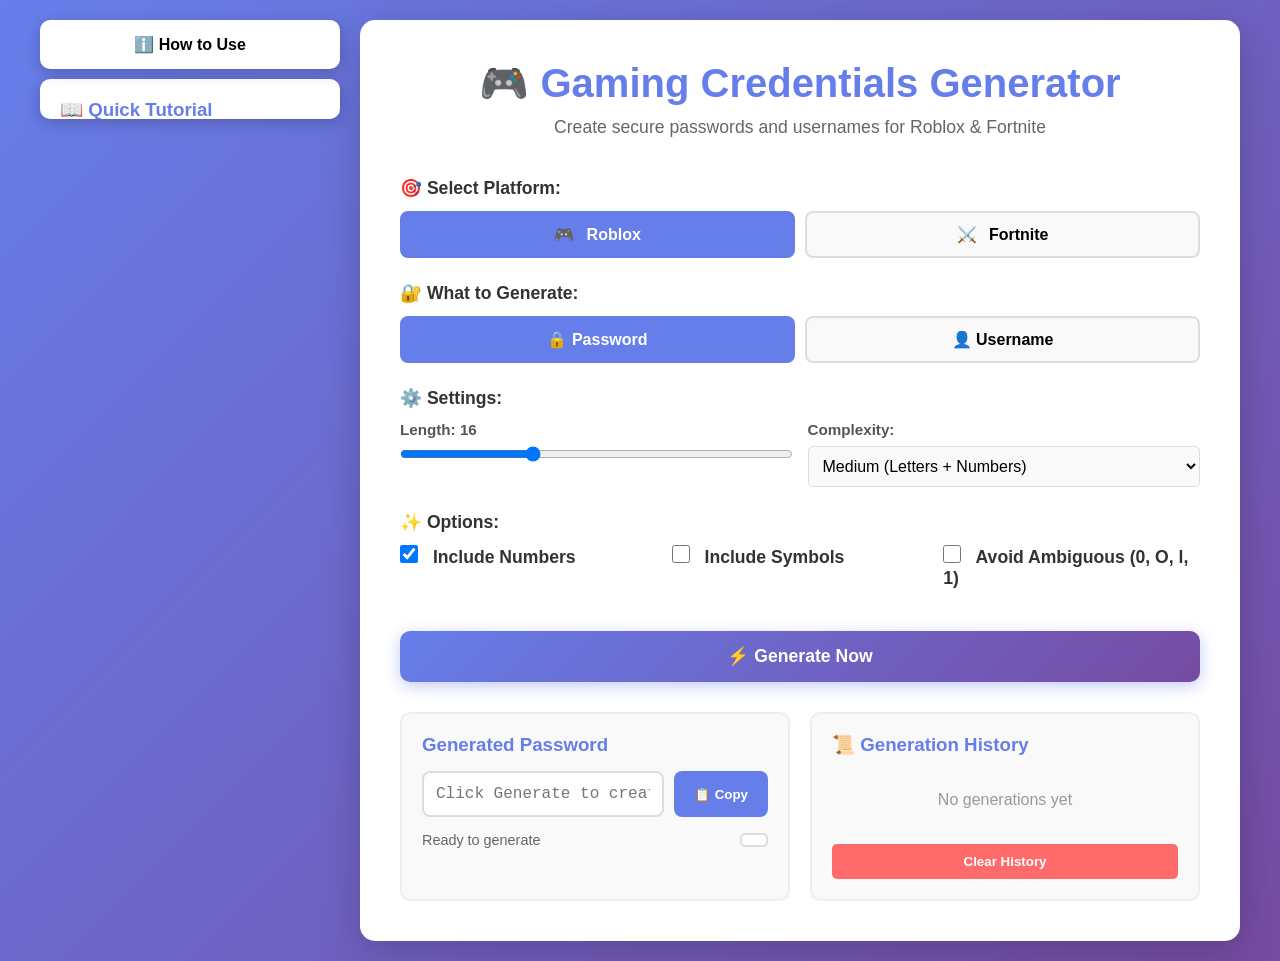
<file: index.html>
<!DOCTYPE html>
<html lang="en">
<head>
    <meta charset="UTF-8">
    <meta name="viewport" content="width=device-width, initial-scale=1.0">
    <title>Gaming Password & Username Generator</title>
    <link rel="stylesheet" href="game-gen-styles.css">
</head>
<body>
    <div class="container">
        <!-- Tutorial Panel (Top Left) -->
        <div class="tutorial-panel">
            <button class="tutorial-toggle" onclick="toggleTutorial()">
                <span class="tutorial-icon">ℹ️</span> How to Use
            </button>
            <div class="tutorial-content" id="tutorialContent">
                <h3>📖 Quick Tutorial</h3>
                <ol>
                    <li><strong>Select Platform:</strong> Choose Roblox or Fortnite</li>
                    <li><strong>Choose Type:</strong> Generate Password or Username</li>
                    <li><strong>Set Options:</strong> Adjust length and complexity</li>
                    <li><strong>Generate:</strong> Click the Generate button</li>
                    <li><strong>Copy:</strong> Click to copy to clipboard</li>
                    <li><strong>Save:</strong> Keep track of your generated credentials</li>
                </ol>
                <p class="tutorial-tip">💡 <strong>Tip:</strong> Use complex passwords for security!</p>
            </div>
        </div>

        <div class="main-content">
            <header>
                <h1>🎮 Gaming Credentials Generator</h1>
                <p>Create secure passwords and usernames for Roblox & Fortnite</p>
            </header>

            <div class="controls-section">
                <!-- Platform Selection -->
                <div class="control-group">
                    <label>🎯 Select Platform:</label>
                    <div class="platform-buttons">
                        <button class="platform-btn active" onclick="selectPlatform('roblox')">
                            <span class="emoji">🎮</span> Roblox
                        </button>
                        <button class="platform-btn" onclick="selectPlatform('fortnite')">
                            <span class="emoji">⚔️</span> Fortnite
                        </button>
                    </div>
                </div>

                <!-- Generator Type Selection -->
                <div class="control-group">
                    <label>🔐 What to Generate:</label>
                    <div class="type-buttons">
                        <button class="type-btn active" onclick="selectType('password')">
                            🔒 Password
                        </button>
                        <button class="type-btn" onclick="selectType('username')">
                            👤 Username
                        </button>
                    </div>
                </div>

                <!-- Settings -->
                <div class="control-group">
                    <label>⚙️ Settings:</label>
                    <div class="settings">
                        <div class="setting-item">
                            <label for="length">Length: <span id="lengthValue">16</span></label>
                            <input type="range" id="length" min="8" max="32" value="16" oninput="updateLength()">
                        </div>
                        <div class="setting-item">
                            <label for="complexity">Complexity:</label>
                            <select id="complexity" onchange="updateComplexity()">
                                <option value="simple">Simple (Letters only)</option>
                                <option value="medium" selected>Medium (Letters + Numbers)</option>
                                <option value="complex">Complex (All characters)</option>
                            </select>
                        </div>
                    </div>
                </div>

                <!-- Additional Options -->
                <div class="control-group">
                    <label>✨ Options:</label>
                    <div class="options">
                        <label class="checkbox-label">
                            <input type="checkbox" id="includeNumbers" checked> Include Numbers
                        </label>
                        <label class="checkbox-label">
                            <input type="checkbox" id="includeSymbols"> Include Symbols
                        </label>
                        <label class="checkbox-label">
                            <input type="checkbox" id="avoidAmbiguous"> Avoid Ambiguous (0, O, l, 1)
                        </label>
                    </div>
                </div>
            </div>

            <!-- Generator Button -->
            <button class="generate-btn" onclick="generateCredential()">
                ⚡ Generate Now
            </button>

            <!-- Results Section -->
            <div class="results-section">
                <div class="result-card">
                    <h3 id="resultTitle">Generated Password</h3>
                    <div class="result-display">
                        <input type="text" id="resultInput" readonly placeholder="Click Generate to create">
                        <button class="copy-btn" onclick="copyToClipboard()" title="Copy to clipboard">
                            📋 Copy
                        </button>
                    </div>
                    <div class="result-info">
                        <span id="resultInfo">Ready to generate</span>
                        <span id="strengthIndicator"></span>
                    </div>
                </div>

                <!-- History Section -->
                <div class="history-section">
                    <h3>📜 Generation History</h3>
                    <div id="historyList" class="history-list">
                        <p class="empty-message">No generations yet</p>
                    </div>
                    <button class="clear-history-btn" onclick="clearHistory()">Clear History</button>
                </div>
            </div>
        </div>
    </div>

    <script src="game-gen-script.js"></script>
</body>
</html>
</file>
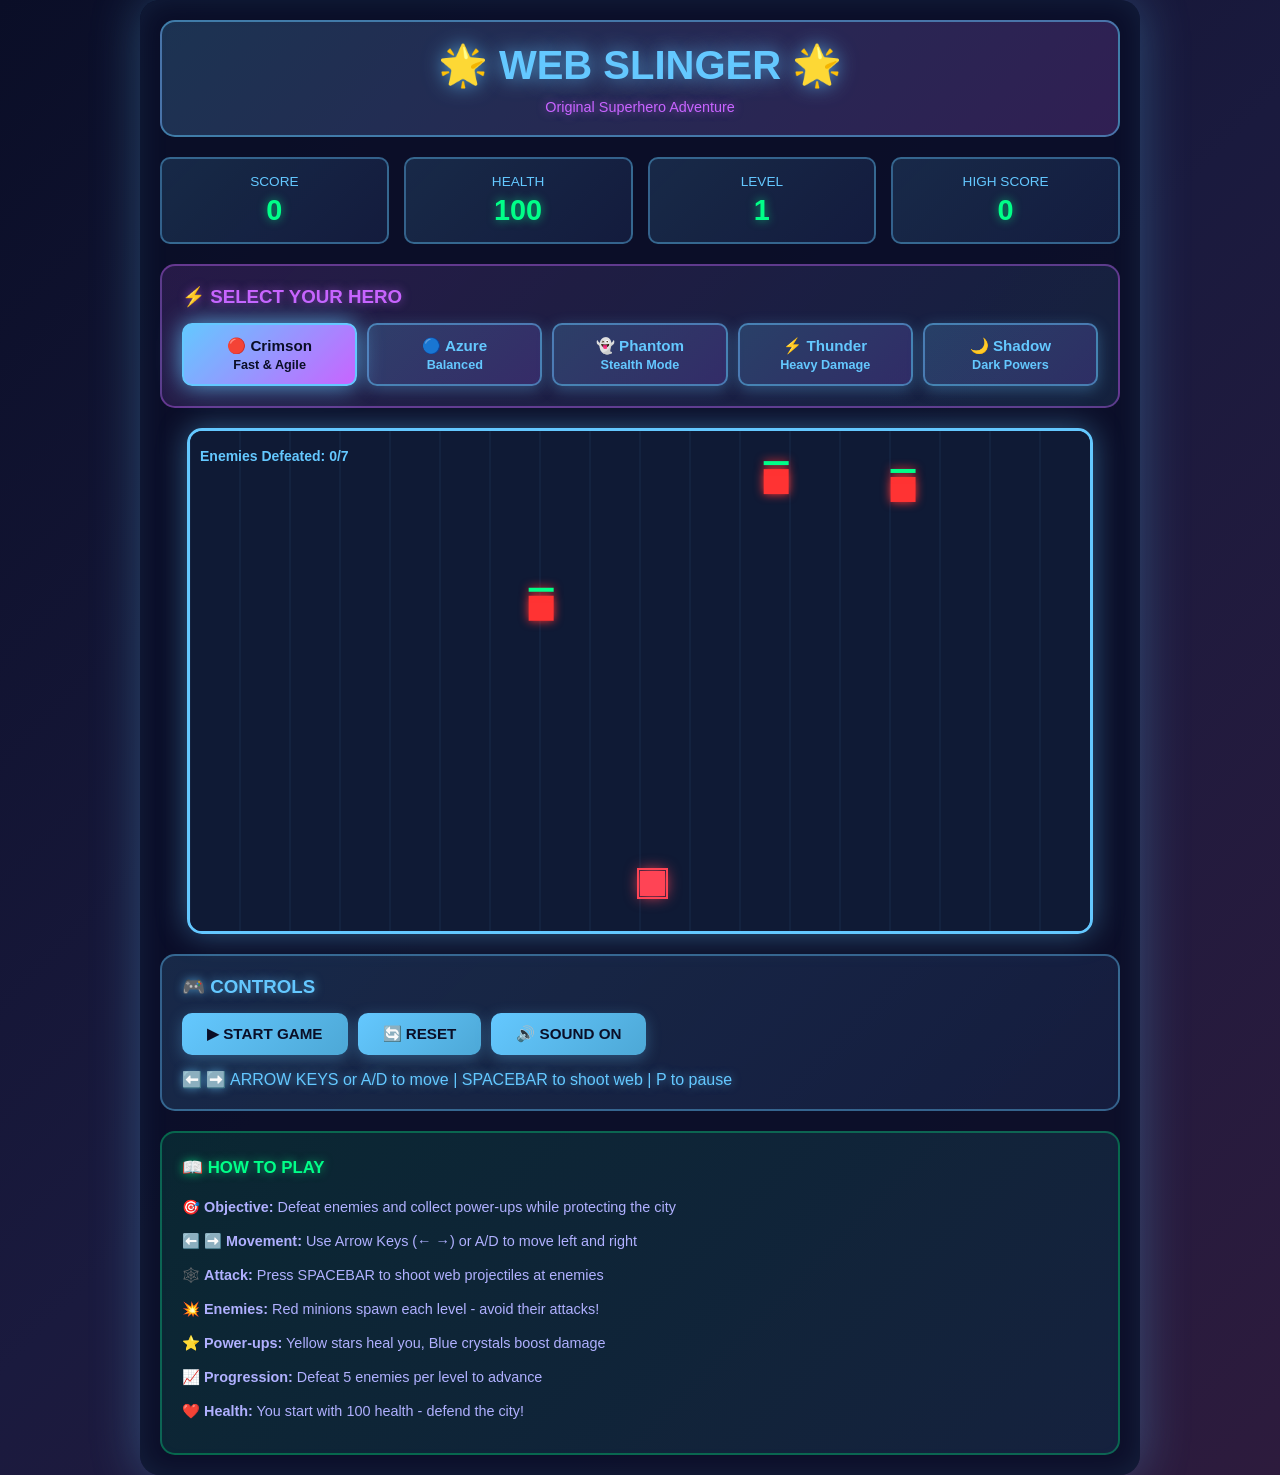
<file: game.html>
<!DOCTYPE html>
<html lang="en">
<head>
    <meta charset="UTF-8">
    <meta name="viewport" content="width=device-width, initial-scale=1.0">
    <title>Web Slinger - Original Superhero Game</title>
    <style>
        * {
            margin: 0;
            padding: 0;
            box-sizing: border-box;
        }

        body {
            font-family: 'Segoe UI', Tahoma, Geneva, Verdana, sans-serif;
            background: linear-gradient(135deg, #0a0e27 0%, #1a1a3e 50%, #2d1b3d 100%);
            display: flex;
            justify-content: center;
            align-items: center;
            min-height: 100vh;
            color: #ffffff;
            overflow: hidden;
        }

        .game-container {
            width: 100%;
            max-width: 1000px;
            padding: 20px;
            background: rgba(10, 14, 39, 0.9);
            border-radius: 20px;
            box-shadow: 0 0 50px rgba(100, 200, 255, 0.3), inset 0 0 30px rgba(100, 200, 255, 0.1);
        }

        .game-header {
            text-align: center;
            margin-bottom: 20px;
            background: linear-gradient(135deg, rgba(100, 200, 255, 0.2), rgba(200, 100, 255, 0.2));
            padding: 20px;
            border-radius: 15px;
            border: 2px solid rgba(100, 200, 255, 0.5);
        }

        .game-header h1 {
            font-size: 2.5em;
            color: #64c8ff;
            text-shadow: 0 0 20px rgba(100, 200, 255, 0.8);
            margin-bottom: 10px;
        }

        .game-header p {
            color: #c864ff;
            font-size: 0.9em;
            text-shadow: 0 0 10px rgba(200, 100, 255, 0.6);
        }

        .game-stats {
            display: grid;
            grid-template-columns: repeat(auto-fit, minmax(150px, 1fr));
            gap: 15px;
            margin-bottom: 20px;
        }

        .stat-box {
            background: linear-gradient(135deg, rgba(100, 200, 255, 0.15), rgba(100, 150, 255, 0.1));
            border: 2px solid rgba(100, 200, 255, 0.4);
            padding: 15px;
            border-radius: 10px;
            text-align: center;
            transition: all 0.3s ease;
        }

        .stat-box:hover {
            border-color: rgba(100, 200, 255, 0.8);
            box-shadow: 0 0 15px rgba(100, 200, 255, 0.3);
        }

        .stat-label {
            color: #64c8ff;
            font-size: 0.85em;
            margin-bottom: 5px;
        }

        .stat-value {
            color: #00ff88;
            font-size: 1.8em;
            font-weight: bold;
            text-shadow: 0 0 10px rgba(0, 255, 136, 0.6);
        }

        .character-select {
            background: linear-gradient(135deg, rgba(200, 100, 255, 0.15), rgba(100, 200, 255, 0.1));
            padding: 20px;
            border-radius: 15px;
            border: 2px solid rgba(200, 100, 255, 0.4);
            margin-bottom: 20px;
        }

        .character-select h3 {
            color: #c864ff;
            margin-bottom: 15px;
            text-shadow: 0 0 10px rgba(200, 100, 255, 0.6);
        }

        .character-buttons {
            display: grid;
            grid-template-columns: repeat(auto-fit, minmax(140px, 1fr));
            gap: 10px;
        }

        .char-btn {
            background: linear-gradient(135deg, rgba(100, 200, 255, 0.2), rgba(150, 100, 255, 0.2));
            border: 2px solid rgba(100, 200, 255, 0.5);
            color: #64c8ff;
            padding: 12px;
            border-radius: 10px;
            cursor: pointer;
            font-weight: bold;
            transition: all 0.3s ease;
            text-align: center;
        }

        .char-btn:hover {
            border-color: #64c8ff;
            box-shadow: 0 0 15px rgba(100, 200, 255, 0.5);
            transform: translateY(-2px);
        }

        .char-btn.active {
            background: linear-gradient(135deg, #64c8ff, #c864ff);
            color: #0a0e27;
            border-color: #64c8ff;
            box-shadow: 0 0 25px rgba(100, 200, 255, 0.8);
        }

        #gameCanvas {
            display: block;
            margin: 0 auto 20px;
            background: linear-gradient(180deg, #0f1a35 0%, #1a0f35 100%);
            border: 3px solid #64c8ff;
            border-radius: 15px;
            box-shadow: 0 0 30px rgba(100, 200, 255, 0.4);
            max-width: 100%;
            height: auto;
        }

        .controls-section {
            background: linear-gradient(135deg, rgba(100, 200, 255, 0.15), rgba(100, 150, 255, 0.1));
            padding: 20px;
            border-radius: 15px;
            border: 2px solid rgba(100, 200, 255, 0.4);
            margin-bottom: 20px;
        }

        .controls-section h3 {
            color: #64c8ff;
            margin-bottom: 15px;
            text-shadow: 0 0 10px rgba(100, 200, 255, 0.6);
        }

        .button-group {
            display: flex;
            gap: 10px;
            flex-wrap: wrap;
            margin-bottom: 15px;
        }

        button {
            background: linear-gradient(135deg, #64c8ff, #4da8d6);
            color: #0a0e27;
            border: none;
            padding: 12px 25px;
            border-radius: 10px;
            cursor: pointer;
            font-weight: bold;
            font-size: 0.95em;
            transition: all 0.3s ease;
            box-shadow: 0 4px 15px rgba(100, 200, 255, 0.3);
        }

        button:hover {
            transform: translateY(-2px);
            box-shadow: 0 6px 20px rgba(100, 200, 255, 0.5);
            background: linear-gradient(135deg, #7fd9ff, #5db8e6);
        }

        button:active {
            transform: translateY(0);
        }

        .instructions {
            background: linear-gradient(135deg, rgba(0, 255, 136, 0.1), rgba(100, 200, 255, 0.1));
            padding: 20px;
            border-radius: 15px;
            border: 2px solid rgba(0, 255, 136, 0.3);
            font-size: 0.9em;
            line-height: 1.8;
        }

        .instructions h3 {
            color: #00ff88;
            margin-bottom: 12px;
            text-shadow: 0 0 10px rgba(0, 255, 136, 0.6);
        }

        .instructions p {
            color: #b0b0ff;
            margin: 8px 0;
        }

        .game-over-modal {
            display: none;
            position: fixed;
            top: 0;
            left: 0;
            width: 100%;
            height: 100%;
            background: rgba(0, 0, 0, 0.95);
            justify-content: center;
            align-items: center;
            z-index: 1000;
            backdrop-filter: blur(5px);
        }

        .game-over-content {
            text-align: center;
            background: linear-gradient(135deg, #0a0e27 0%, #1a1a3e 50%, #2d1b3d 100%);
            padding: 50px;
            border-radius: 25px;
            border: 3px solid #64c8ff;
            box-shadow: 0 0 50px rgba(100, 200, 255, 0.5);
            max-width: 500px;
        }

        .game-over-content h2 {
            color: #64c8ff;
            font-size: 2.5em;
            margin-bottom: 20px;
            text-shadow: 0 0 20px rgba(100, 200, 255, 0.8);
        }

        .game-over-content p {
            font-size: 1.1em;
            margin: 15px 0;
            color: #00ff88;
            text-shadow: 0 0 10px rgba(0, 255, 136, 0.6);
        }

        @media (max-width: 768px) {
            .game-header h1 {
                font-size: 1.8em;
            }

            .game-stats {
                grid-template-columns: repeat(2, 1fr);
            }

            .character-buttons {
                grid-template-columns: repeat(2, 1fr);
            }

            button {
                padding: 10px 20px;
                font-size: 0.9em;
            }
        }
    </style>
</head>
<body>
    <div class="game-container">
        <div class="game-header">
            <h1>🌟 WEB SLINGER 🌟</h1>
            <p>Original Superhero Adventure</p>
        </div>

        <div class="game-stats">
            <div class="stat-box">
                <div class="stat-label">SCORE</div>
                <div class="stat-value" id="score">0</div>
            </div>
            <div class="stat-box">
                <div class="stat-label">HEALTH</div>
                <div class="stat-value" id="health">100</div>
            </div>
            <div class="stat-box">
                <div class="stat-label">LEVEL</div>
                <div class="stat-value" id="level">1</div>
            </div>
            <div class="stat-box">
                <div class="stat-label">HIGH SCORE</div>
                <div class="stat-value" id="highScore">0</div>
            </div>
        </div>

        <div class="character-select">
            <h3>⚡ SELECT YOUR HERO</h3>
            <div class="character-buttons">
                <button class="char-btn active" onclick="selectCharacter('crimson')">
                    🔴 Crimson<br><small>Fast & Agile</small>
                </button>
                <button class="char-btn" onclick="selectCharacter('azure')">
                    🔵 Azure<br><small>Balanced</small>
                </button>
                <button class="char-btn" onclick="selectCharacter('phantom')">
                    👻 Phantom<br><small>Stealth Mode</small>
                </button>
                <button class="char-btn" onclick="selectCharacter('thunder')">
                    ⚡ Thunder<br><small>Heavy Damage</small>
                </button>
                <button class="char-btn" onclick="selectCharacter('shadow')">
                    🌙 Shadow<br><small>Dark Powers</small>
                </button>
            </div>
        </div>

        <canvas id="gameCanvas" width="900" height="500"></canvas>

        <div class="controls-section">
            <h3>🎮 CONTROLS</h3>
            <div class="button-group">
                <button onclick="toggleGame()">
                    <span id="playBtnText">▶ START GAME</span>
                </button>
                <button onclick="resetGame()">🔄 RESET</button>
                <button onclick="toggleSound()">
                    <span id="soundBtnText">🔊 SOUND ON</span>
                </button>
            </div>
            <p style="color: #64c8ff; margin-top: 10px; text-shadow: 0 0 10px rgba(100, 200, 255, 0.6);">
                ⬅️ ➡️ ARROW KEYS or A/D to move | SPACEBAR to shoot web | P to pause
            </p>
        </div>

        <div class="instructions">
            <h3>📖 HOW TO PLAY</h3>
            <p>🎯 <strong>Objective:</strong> Defeat enemies and collect power-ups while protecting the city</p>
            <p>⬅️ ➡️ <strong>Movement:</strong> Use Arrow Keys (← →) or A/D to move left and right</p>
            <p>🕸️ <strong>Attack:</strong> Press SPACEBAR to shoot web projectiles at enemies</p>
            <p>💥 <strong>Enemies:</strong> Red minions spawn each level - avoid their attacks!</p>
            <p>⭐ <strong>Power-ups:</strong> Yellow stars heal you, Blue crystals boost damage</p>
            <p>📈 <strong>Progression:</strong> Defeat 5 enemies per level to advance</p>
            <p>❤️ <strong>Health:</strong> You start with 100 health - defend the city!</p>
        </div>
    </div>

    <div class="game-over-modal" id="gameOverModal">
        <div class="game-over-content">
            <h2 id="gameOverTitle">MISSION COMPLETE!</h2>
            <p>Final Score: <span id="finalScore">0</span></p>
            <p>Level Reached: <span id="finalLevel">1</span></p>
            <p id="gameOverMessage"></p>
            <br>
            <button onclick="resetGame()" style="font-size: 1.1em; padding: 15px 35px;">PLAY AGAIN</button>
        </div>
    </div>

    <script>
        const canvas = document.getElementById('gameCanvas');
        const ctx = canvas.getContext('2d');

        // Game State
        let gameRunning = false;
        let gamePaused = false;
        let score = 0;
        let health = 100;
        let level = 1;
        let highScore = localStorage.getItem('webSlingerHighScore') || 0;
        let selectedCharacter = 'crimson';
        let soundEnabled = true;
        let enemiesDefeated = 0;

        // Character Properties
        const characters = {
            crimson: { color: '#ff4455', speed: 8, damage: 1, size: 25 },
            azure: { color: '#4488ff', speed: 6, damage: 1.5, size: 28 },
            phantom: { color: '#88ff88', speed: 7, damage: 1.2, size: 24 },
            thunder: { color: '#ffff44', speed: 5, damage: 2, size: 32 },
            shadow: { color: '#8844ff', speed: 6.5, damage: 1.3, size: 26 }
        };

        // Player Object
        const player = {
            x: canvas.width / 2,
            y: canvas.height - 60,
            width: 25,
            height: 25,
            velocityX: 0,
            speed: 6,
            damage: 1
        };

        let projectiles = [];
        let enemies = [];
        let powerUps = [];

        const keys = {};
        window.addEventListener('keydown', (e) => {
            keys[e.key] = true;
            if (e.key === ' ') shootWeb();
            if (e.key === 'p' || e.key === 'P') togglePause();
        });
        window.addEventListener('keyup', (e) => {
            keys[e.key] = false;
        });

        function selectCharacter(char) {
            selectedCharacter = char;
            const charData = characters[char];
            player.speed = charData.speed;
            player.damage = charData.damage;
            player.width = charData.size;
            player.height = charData.size;

            document.querySelectorAll('.char-btn').forEach(btn => btn.classList.remove('active'));
            event.target.closest('.char-btn').classList.add('active');
        }

        function initGame() {
            projectiles = [];
            enemies = [];
            powerUps = [];
            player.x = canvas.width / 2;
            player.y = canvas.height - 60;
            player.velocityX = 0;
            enemiesDefeated = 0;

            // Spawn initial enemies
            const enemyCount = 2 + level;
            for (let i = 0; i < enemyCount; i++) {
                spawnEnemy();
            }

            document.getElementById('health').textContent = health;
            document.getElementById('score').textContent = score;
            document.getElementById('level').textContent = level;
        }

        function spawnEnemy() {
            const enemy = {
                x: Math.random() * (canvas.width - 40),
                y: Math.random() * (canvas.height / 3),
                width: 25,
                height: 25,
                velocityX: (Math.random() - 0.5) * (3 + level * 0.5),
                velocityY: 1 + level * 0.3,
                health: 1 + Math.floor(level / 3),
                color: '#ff3333'
            };
            enemies.push(enemy);
        }

        function shootWeb() {
            if (!gameRunning || gamePaused) return;
            
            const projectile = {
                x: player.x + player.width / 2,
                y: player.y,
                width: 8,
                height: 15,
                velocityY: -8,
                damage: player.damage,
                color: '#64c8ff'
            };
            projectiles.push(projectile);
        }

        function updateGame() {
            // Movement
            if (keys['ArrowLeft'] || keys['a']) {
                player.velocityX = -player.speed;
            } else if (keys['ArrowRight'] || keys['d']) {
                player.velocityX = player.speed;
            } else {
                player.velocityX = 0;
            }

            player.x += player.velocityX;
            if (player.x < 0) player.x = 0;
            if (player.x + player.width > canvas.width) player.x = canvas.width - player.width;

            // Update Projectiles
            for (let i = projectiles.length - 1; i >= 0; i--) {
                projectiles[i].y += projectiles[i].velocityY;
                if (projectiles[i].y < 0) {
                    projectiles.splice(i, 1);
                }
            }

            // Update Enemies
            for (let i = enemies.length - 1; i >= 0; i--) {
                enemies[i].x += enemies[i].velocityX;
                enemies[i].y += enemies[i].velocityY;

                // Boundary check
                if (enemies[i].x <= 0 || enemies[i].x + enemies[i].width >= canvas.width) {
                    enemies[i].velocityX *= -1;
                }

                // Collision with player
                if (checkCollision(player, enemies[i])) {
                    health -= 10;
                    if (health <= 0) {
                        endGame();
                        return;
                    }
                    player.y -= 30;
                }

                // Collision with projectiles
                for (let j = projectiles.length - 1; j >= 0; j--) {
                    if (checkCollision(projectiles[j], enemies[i])) {
                        enemies[i].health -= projectiles[j].damage;
                        projectiles.splice(j, 1);

                        if (enemies[i].health <= 0) {
                            // Spawn power-ups
                            if (Math.random() > 0.5) {
                                powerUps.push({
                                    x: enemies[i].x,
                                    y: enemies[i].y,
                                    width: 15,
                                    height: 15,
                                    type: Math.random() > 0.5 ? 'heal' : 'damage',
                                    color: Math.random() > 0.5 ? '#ffff44' : '#44ffff'
                                });
                            }

                            score += 100;
                            enemiesDefeated++;
                            enemies.splice(i, 1);
                            break;
                        }
                    }
                }
            }

            // Update Power-ups
            for (let i = powerUps.length - 1; i >= 0; i--) {
                powerUps[i].y += 2;

                if (checkCollision(player, powerUps[i])) {
                    if (powerUps[i].type === 'heal') {
                        health = Math.min(100, health + 25);
                    } else {
                        player.damage = Math.min(3, player.damage + 0.5);
                    }
                    powerUps.splice(i, 1);
                } else if (powerUps[i].y > canvas.height) {
                    powerUps.splice(i, 1);
                }
            }

            // Level progression
            if (enemiesDefeated >= 5 + level * 2) {
                level++;
                score += 500;
                enemiesDefeated = 0;
                for (let i = 0; i < 1 + Math.floor(level / 2); i++) {
                    spawnEnemy();
                }
            }

            document.getElementById('health').textContent = health;
            document.getElementById('score').textContent = score;
            document.getElementById('level').textContent = level;
        }

        function drawGame() {
            // Background
            ctx.fillStyle = '#0f1a35';
            ctx.fillRect(0, 0, canvas.width, canvas.height);

            // Grid background
            ctx.strokeStyle = 'rgba(100, 200, 255, 0.1)';
            ctx.lineWidth = 1;
            for (let i = 0; i < canvas.width; i += 50) {
                ctx.beginPath();
                ctx.moveTo(i, 0);
                ctx.lineTo(i, canvas.height);
                ctx.stroke();
            }

            // Draw Player
            const charData = characters[selectedCharacter];
            ctx.fillStyle = charData.color;
            ctx.shadowColor = charData.color;
            ctx.shadowBlur = 15;
            ctx.fillRect(player.x, player.y, player.width, player.height);
            ctx.shadowBlur = 0;

            // Player glow
            ctx.strokeStyle = charData.color;
            ctx.lineWidth = 2;
            ctx.strokeRect(player.x - 2, player.y - 2, player.width + 4, player.height + 4);

            // Draw Projectiles
            for (let projectile of projectiles) {
                ctx.fillStyle = projectile.color;
                ctx.shadowColor = projectile.color;
                ctx.shadowBlur = 10;
                ctx.fillRect(projectile.x - projectile.width / 2, projectile.y, projectile.width, projectile.height);
                ctx.shadowBlur = 0;
            }

            // Draw Enemies
            for (let enemy of enemies) {
                ctx.fillStyle = enemy.color;
                ctx.shadowColor = enemy.color;
                ctx.shadowBlur = 10;
                ctx.fillRect(enemy.x, enemy.y, enemy.width, enemy.height);
                
                // Health bar
                ctx.fillStyle = '#00ff88';
                ctx.fillRect(enemy.x, enemy.y - 8, (enemy.width / (1 + Math.floor(level / 3))) * enemy.health, 4);
                ctx.shadowBlur = 0;
            }

            // Draw Power-ups
            for (let powerUp of powerUps) {
                ctx.fillStyle = powerUp.color;
                ctx.shadowColor = powerUp.color;
                ctx.shadowBlur = 15;
                ctx.beginPath();
                ctx.arc(powerUp.x + powerUp.width / 2, powerUp.y + powerUp.height / 2, powerUp.width / 2, 0, Math.PI * 2);
                ctx.fill();
                ctx.shadowBlur = 0;
            }

            // Draw UI
            ctx.fillStyle = '#64c8ff';
            ctx.font = 'bold 14px Arial';
            ctx.fillText(`Enemies Defeated: ${enemiesDefeated}/${5 + level * 2}`, 10, 30);
        }

        function checkCollision(rect1, rect2) {
            return rect1.x < rect2.x + rect2.width &&
                   rect1.x + rect1.width > rect2.x &&
                   rect1.y < rect2.y + rect2.height &&
                   rect1.y + rect1.height > rect2.y;
        }

        function toggleGame() {
            if (!gameRunning) {
                gameRunning = true;
                gamePaused = false;
                document.getElementById('playBtnText').textContent = '⏸ PAUSE';
                document.getElementById('gameOverModal').style.display = 'none';
            } else {
                gameRunning = false;
                document.getElementById('playBtnText').textContent = '▶ RESUME';
            }
        }

        function togglePause() {
            if (gameRunning) {
                gamePaused = !gamePaused;
            }
        }

        function toggleSound() {
            soundEnabled = !soundEnabled;
            document.getElementById('soundBtnText').textContent = soundEnabled ? '🔊 SOUND ON' : '🔇 SOUND OFF';
        }

        function resetGame() {
            gameRunning = false;
            gamePaused = false;
            score = 0;
            health = 100;
            level = 1;
            enemiesDefeated = 0;
            document.getElementById('playBtnText').textContent = '▶ START GAME';
            document.getElementById('gameOverModal').style.display = 'none';
            selectCharacter('crimson');
            initGame();
            drawGame();
        }

        function endGame() {
            gameRunning = false;
            document.getElementById('playBtnText').textContent = '▶ START GAME';
            
            if (score > highScore) {
                highScore = score;
                localStorage.setItem('webSlingerHighScore', highScore);
            }

            document.getElementById('gameOverModal').style.display = 'flex';
            document.getElementById('finalScore').textContent = score;
            document.getElementById('finalLevel').textContent = level;
            document.getElementById('gameOverMessage').textContent = `Great job reaching level ${level}! 🎉`;
            document.getElementById('highScore').textContent = highScore;
        }

        function gameLoop() {
            if (gameRunning && !gamePaused) {
                updateGame();
            }
            drawGame();
            requestAnimationFrame(gameLoop);
        }

        // Initialize
        document.getElementById('highScore').textContent = highScore;
        initGame();
        drawGame();
        gameLoop();
    </script>
</body>
</html>
</file>
<file: game-gen-styles.css>
* {
    margin: 0;
    padding: 0;
    box-sizing: border-box;
}

body {
    font-family: 'Segoe UI', Tahoma, Geneva, Verdana, sans-serif;
    background: linear-gradient(135deg, #667eea 0%, #764ba2 100%);
    min-height: 100vh;
    padding: 20px;
}

.container {
    display: flex;
    max-width: 1200px;
    margin: 0 auto;
    gap: 20px;
}

.tutorial-panel {
    width: 300px;
    position: sticky;
    top: 20px;
    height: fit-content;
}

.tutorial-toggle {
    width: 100%;
    background: #fff;
    border: none;
    padding: 15px;
    border-radius: 10px;
    cursor: pointer;
    font-weight: bold;
    font-size: 16px;
    box-shadow: 0 4px 15px rgba(0, 0, 0, 0.2);
    transition: all 0.3s;
}

.tutorial-toggle:hover {
    transform: translateY(-2px);
    box-shadow: 0 6px 20px rgba(0, 0, 0, 0.3);
}

.tutorial-content {
    background: #fff;
    border-radius: 10px;
    padding: 20px;
    margin-top: 10px;
    max-height: 0;
    overflow: hidden;
    transition: max-height 0.3s ease;
    box-shadow: 0 4px 15px rgba(0, 0, 0, 0.2);
}

.tutorial-content.show {
    max-height: 500px;
}

.tutorial-content h3 {
    color: #667eea;
    margin-bottom: 15px;
}

.tutorial-content ol {
    margin-left: 20px;
    color: #333;
}

.tutorial-content li {
    margin-bottom: 10px;
    line-height: 1.6;
}

.tutorial-tip {
    background: #f0f4ff;
    padding: 10px;
    border-radius: 5px;
    margin-top: 15px;
    color: #667eea;
    font-size: 14px;
}

.main-content {
    flex: 1;
    background: #fff;
    border-radius: 15px;
    padding: 40px;
    box-shadow: 0 10px 40px rgba(0, 0, 0, 0.2);
}

header {
    text-align: center;
    margin-bottom: 40px;
}

header h1 {
    color: #667eea;
    font-size: 2.5em;
    margin-bottom: 10px;
}

header p {
    color: #666;
    font-size: 1.1em;
}

.controls-section {
    margin-bottom: 30px;
}

.control-group {
    margin-bottom: 25px;
}

.control-group label {
    display: block;
    font-weight: bold;
    color: #333;
    margin-bottom: 12px;
    font-size: 1.1em;
}

.platform-buttons, .type-buttons {
    display: flex;
    gap: 10px;
}

.platform-btn, .type-btn {
    flex: 1;
    padding: 12px 20px;
    border: 2px solid #ddd;
    border-radius: 8px;
    background: #f9f9f9;
    cursor: pointer;
    font-weight: bold;
    transition: all 0.3s;
    font-size: 1em;
}

.platform-btn:hover, .type-btn:hover {
    border-color: #667eea;
    background: #f0f4ff;
}

.platform-btn.active, .type-btn.active {
    background: #667eea;
    color: white;
    border-color: #667eea;
}

.emoji {
    margin-right: 8px;
}

.settings {
    display: grid;
    grid-template-columns: 1fr 1fr;
    gap: 15px;
}

.setting-item {
    display: flex;
    flex-direction: column;
}

.setting-item label {
    font-weight: 600;
    margin-bottom: 8px;
    color: #555;
    font-size: 0.95em;
}

#length {
    width: 100%;
    cursor: pointer;
}

#complexity {
    padding: 10px;
    border: 1px solid #ddd;
    border-radius: 5px;
    font-size: 1em;
    background: #f9f9f9;
}

.options {
    display: grid;
    grid-template-columns: repeat(auto-fit, minmax(200px, 1fr));
    gap: 15px;
}

.checkbox-label {
    display: flex;
    align-items: center;
    cursor: pointer;
    color: #555;
    font-weight: 500;
}

.checkbox-label input {
    margin-right: 10px;
    width: 18px;
    height: 18px;
    cursor: pointer;
}

.generate-btn {
    width: 100%;
    padding: 15px;
    background: linear-gradient(135deg, #667eea 0%, #764ba2 100%);
    color: white;
    border: none;
    border-radius: 10px;
    font-size: 1.1em;
    font-weight: bold;
    cursor: pointer;
    transition: all 0.3s;
    margin-bottom: 30px;
    box-shadow: 0 4px 15px rgba(102, 126, 234, 0.4);
}

.generate-btn:hover {
    transform: translateY(-2px);
    box-shadow: 0 6px 20px rgba(102, 126, 234, 0.6);
}

.generate-btn:active {
    transform: translateY(0);
}

.results-section {
    display: grid;
    grid-template-columns: 1fr 1fr;
    gap: 20px;
}

.result-card {
    background: #f9f9f9;
    padding: 20px;
    border-radius: 10px;
    border: 2px solid #eee;
}

.result-card h3 {
    color: #667eea;
    margin-bottom: 15px;
}

.result-display {
    display: flex;
    gap: 10px;
    margin-bottom: 15px;
}

#resultInput {
    flex: 1;
    padding: 12px;
    border: 2px solid #ddd;
    border-radius: 8px;
    font-size: 1em;
    font-family: 'Courier New', monospace;
    background: white;
}

.copy-btn {
    padding: 12px 20px;
    background: #667eea;
    color: white;
    border: none;
    border-radius: 8px;
    cursor: pointer;
    font-weight: bold;
    transition: all 0.3s;
    white-space: nowrap;
}

.copy-btn:hover {
    background: #764ba2;
}

.result-info {
    display: flex;
    justify-content: space-between;
    align-items: center;
    font-size: 0.9em;
    color: #666;
}

#strengthIndicator {
    padding: 5px 12px;
    border-radius: 5px;
    font-weight: bold;
    background: #fff;
    border: 2px solid #ddd;
}

.history-section {
    background: #f9f9f9;
    padding: 20px;
    border-radius: 10px;
    border: 2px solid #eee;
}

.history-section h3 {
    color: #667eea;
    margin-bottom: 15px;
}

.history-list {
    max-height: 300px;
    overflow-y: auto;
    margin-bottom: 15px;
}

.history-item {
    background: white;
    padding: 10px;
    border-radius: 5px;
    margin-bottom: 10px;
    display: flex;
    justify-content: space-between;
    align-items: center;
    border-left: 4px solid #667eea;
    font-family: 'Courier New', monospace;
    font-size: 0.9em;
}

.empty-message {
    color: #999;
    text-align: center;
    padding: 20px;
}

.clear-history-btn {
    width: 100%;
    padding: 10px;
    background: #ff6b6b;
    color: white;
    border: none;
    border-radius: 5px;
    cursor: pointer;
    font-weight: bold;
    transition: all 0.3s;
}

.clear-history-btn:hover {
    background: #ee5a52;
}

@media (max-width: 1024px) {
    .container {
        flex-direction: column;
    }

    .tutorial-panel {
        width: 100%;
        position: relative;
        top: 0;
    }

    .results-section {
        grid-template-columns: 1fr;
    }

    .settings {
        grid-template-columns: 1fr;
    }
}

@media (max-width: 600px) {
    .main-content {
        padding: 20px;
    }

    header h1 {
        font-size: 1.8em;
    }

    .platform-buttons, .type-buttons {
        flex-direction: column;
    }

    .options {
        grid-template-columns: 1fr;
    }
}
</file>
